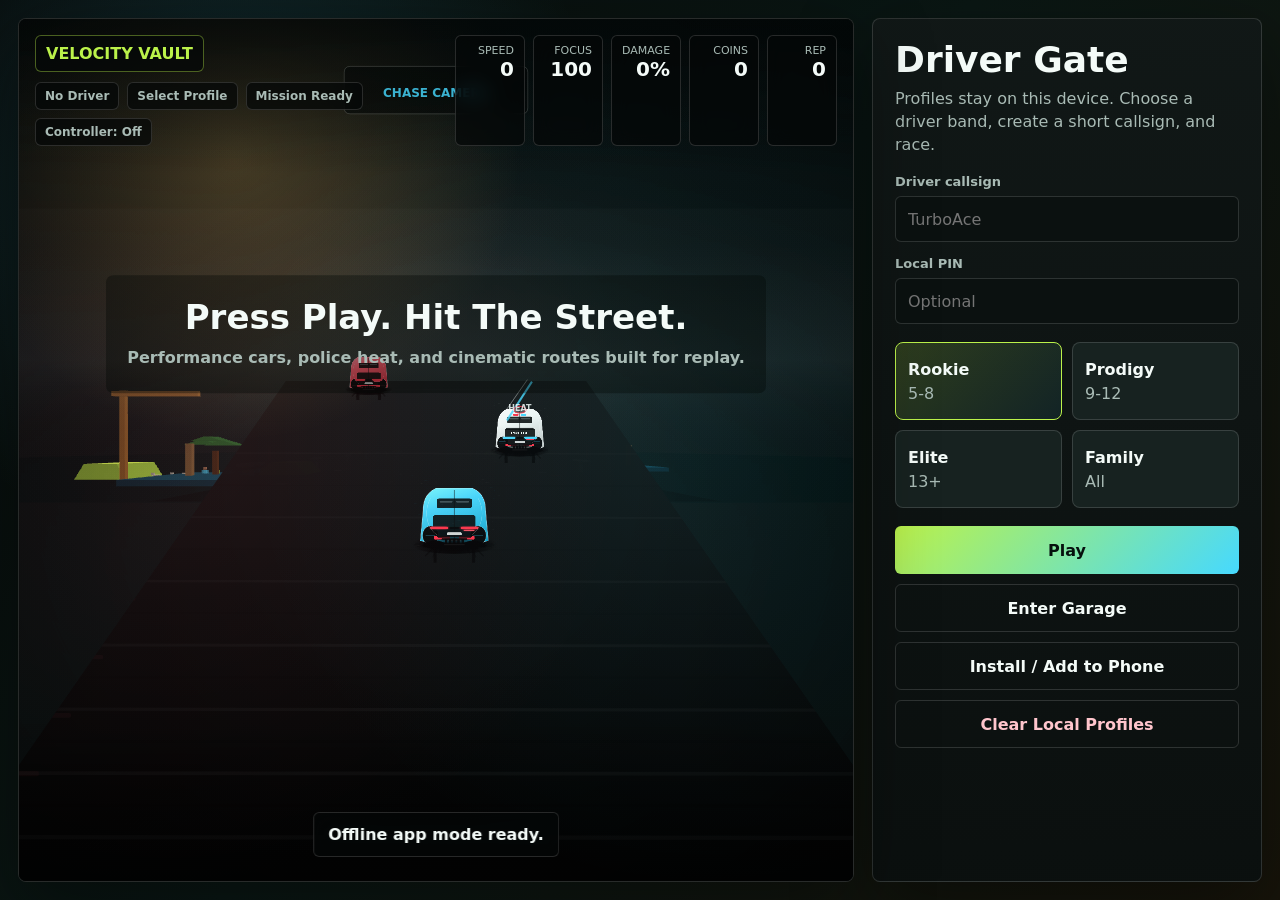
<file: index.html>
<!doctype html>
<html lang="en">
<head>
  <meta charset="utf-8">
  <meta name="viewport" content="width=device-width, initial-scale=1, viewport-fit=cover">
  <meta http-equiv="Content-Security-Policy" content="default-src 'self'; script-src 'self'; style-src 'self'; img-src 'self' data:; connect-src 'self'; manifest-src 'self'; worker-src 'self'; object-src 'none'; base-uri 'none'; form-action 'none'; frame-ancestors 'none'; upgrade-insecure-requests">
  <meta name="referrer" content="no-referrer">
  <meta name="theme-color" content="#09100f">
  <meta name="mobile-web-app-capable" content="yes">
  <meta name="apple-mobile-web-app-capable" content="yes">
  <meta name="apple-mobile-web-app-title" content="Velocity Vault">
  <title>Velocity Vault</title>
  <link rel="manifest" href="manifest.json">
  <link rel="icon" href="app-icon.svg" type="image/svg+xml">
  <link rel="apple-touch-icon" href="app-icon.svg">
  <link rel="stylesheet" href="styles.css">
</head>
<body>
  <main class="shell">
    <section class="stage" aria-label="Velocity Vault race game">
      <canvas id="glCanvas" width="1280" height="720" aria-label="WebGL 3D racing renderer"></canvas>
      <canvas id="gameCanvas" width="1280" height="720" aria-label="Racing game canvas"></canvas>
      <div class="scanline" aria-hidden="true"></div>
      <div id="hud" class="hud">
        <div class="hud-left">
          <div class="brand-mark">Velocity Vault</div>
          <div class="chips">
            <span id="profileChip" class="chip">No Driver</span>
            <span id="modeChip" class="chip">Select Profile</span>
            <span id="missionChip" class="chip">Mission Ready</span>
            <span id="controllerChip" class="chip">Controller: Off</span>
          </div>
        </div>
        <div class="hud-stats" aria-live="polite">
          <div><span>Speed</span><strong id="speedStat">0</strong></div>
          <div><span>Focus</span><strong id="focusStat">100</strong></div>
          <div><span>Damage</span><strong id="damageStat">0%</strong></div>
          <div><span>Coins</span><strong id="coinStat">0</strong></div>
          <div><span id="repLabel">Rep</span><strong id="repStat">0</strong></div>
        </div>
      </div>
      <div id="toast" class="toast" role="status" aria-live="polite"></div>
      <div class="mobile-drive-controls" aria-label="Mobile driving controls">
        <button class="mobile-control control-size" data-control="size" type="button" aria-label="Switch compact controls" aria-pressed="true">
          <span>Size</span>
          <strong id="touchSizeLabel">Full</strong>
        </button>
        <button class="mobile-control control-mode" data-control="mode" type="button" aria-label="Switch touch control mode" aria-pressed="false">
          <span>Controls</span>
          <strong id="touchModeLabel">Hold</strong>
        </button>
        <div class="drive-stick" aria-label="Compact drive control">
          <button class="mobile-control stick-up" data-control="gas" type="button" aria-label="Accelerate">&uarr;</button>
          <button class="mobile-control stick-left" data-control="left" type="button" aria-label="Steer left">&larr;</button>
          <button class="mobile-control stick-center" data-control="neutral" type="button" aria-label="Center steering">&bull;</button>
          <button class="mobile-control stick-right" data-control="right" type="button" aria-label="Steer right">&rarr;</button>
          <button class="mobile-control stick-down" data-control="brake" type="button" aria-label="Brake or reverse">&darr;</button>
        </div>
        <div class="direction-pad" aria-label="Directional steering pad">
          <button class="mobile-control steer-left" data-control="left" type="button" aria-label="Steer left">&larr;</button>
          <button class="mobile-control steer-neutral" data-control="neutral" type="button" aria-label="Center steering">Center</button>
          <button class="mobile-control steer-right" data-control="right" type="button" aria-label="Steer right">&rarr;</button>
        </div>
        <div class="pedal-pad" aria-label="Throttle and brake controls">
          <button class="mobile-control brake" data-control="brake" type="button" aria-label="Brake or reverse">Brake</button>
          <button class="mobile-control gas" data-control="gas" type="button" aria-label="Accelerate">Gas</button>
          <button class="mobile-control boost" data-control="boost" type="button" aria-label="Boost">Boost</button>
        </div>
      </div>
    </section>

    <aside class="panel" aria-label="Game controls">
      <div id="loginView" class="view active">
        <h1>Driver Gate</h1>
        <p class="subtle">Profiles stay on this device. Choose a driver band, create a short callsign, and race.</p>
        <label class="field">
          <span>Driver callsign</span>
          <input id="driverName" type="text" maxlength="16" autocomplete="off" spellcheck="false" placeholder="TurboAce">
        </label>
        <label class="field">
          <span>Local PIN</span>
          <input id="driverPin" type="password" inputmode="numeric" maxlength="6" autocomplete="off" placeholder="Optional">
        </label>
        <div class="age-grid" role="radiogroup" aria-label="Age group">
          <button class="age-card selected" data-age="rookie" type="button">
            <strong>Rookie</strong>
            <span>5-8</span>
          </button>
          <button class="age-card" data-age="prodigy" type="button">
            <strong>Prodigy</strong>
            <span>9-12</span>
          </button>
          <button class="age-card" data-age="elite" type="button">
            <strong>Elite</strong>
            <span>13+</span>
          </button>
          <button class="age-card" data-age="family" type="button">
            <strong>Family</strong>
            <span>All</span>
          </button>
        </div>
        <button id="quickPlay" class="primary" type="button">Play</button>
        <button id="startProfile" class="ghost" type="button">Enter Garage</button>
        <button id="installApp" class="ghost" type="button">Install / Add to Phone</button>
        <button id="resetProfiles" class="ghost danger" type="button">Clear Local Profiles</button>
      </div>

      <div id="garageView" class="view">
        <div class="section-head">
          <div>
            <h2>Race Hub</h2>
            <p id="driverSummary" class="subtle"></p>
          </div>
          <button id="logoutBtn" class="icon-btn" type="button" aria-label="Switch driver" title="Switch driver">Back</button>
        </div>

        <div class="tabs" role="tablist" aria-label="Garage tabs">
          <button class="tab active" data-tab="races" type="button">Races</button>
          <button class="tab" data-tab="vehicles" type="button">Vehicles</button>
          <button class="tab" data-tab="upgrades" type="button">Upgrades</button>
          <button class="tab" data-tab="missions" type="button">Missions</button>
          <button class="tab" data-tab="ai" type="button">AI</button>
        </div>

        <div id="racesTab" class="tab-panel active">
          <div id="raceList" class="race-list"></div>
          <div id="scenarioList" class="scenario-list" aria-label="Multiplayer scenarios"></div>
          <button id="launchRace" class="primary" type="button">Launch Race</button>
          <button id="resumeRace" class="ghost" type="button">Resume Saved Race</button>
        </div>

        <div id="upgradesTab" class="tab-panel">
          <div id="upgradeList" class="upgrade-list"></div>
        </div>

        <div id="vehiclesTab" class="tab-panel">
          <div id="vehicleList" class="vehicle-list"></div>
        </div>

        <div id="missionsTab" class="tab-panel">
          <div id="missionList" class="mission-list"></div>
        </div>

        <div id="aiTab" class="tab-panel">
          <div id="directorCard" class="director-card"></div>
          <button id="refreshDirector" class="ghost" type="button">Refresh AI Tuning</button>
        </div>
      </div>

      <div id="raceView" class="view race-controls">
        <div class="section-head">
          <div>
            <h2 id="raceTitle">Race Live</h2>
            <p id="raceBrief" class="subtle"></p>
          </div>
          <button id="pauseBtn" class="icon-btn" type="button" aria-label="Pause race" title="Pause race">Pause</button>
        </div>
        <button id="saveRace" class="ghost save-race" type="button">Save Race</button>
        <button id="resetCar" class="ghost reset-car" type="button">Reset Car</button>
        <div class="control-grid">
          <button id="leftBtn" type="button" aria-label="Steer left">Left</button>
          <button id="gasBtn" type="button" aria-label="Accelerate">Gas</button>
          <button id="brakeBtn" type="button" aria-label="Brake or reverse">Brake / Reverse</button>
          <button id="boostBtn" type="button" aria-label="Boost">Boost</button>
          <button id="rightBtn" type="button" aria-label="Steer right">Right</button>
        </div>
        <div class="camera-grid" role="group" aria-label="Driver view">
          <button class="camera-btn active" data-camera="chase" type="button">Full Car</button>
          <button class="camera-btn" data-camera="hood" type="button">Half Car</button>
          <button class="camera-btn" data-camera="cockpit" type="button">Windshield</button>
        </div>
        <div class="renderer-grid" role="group" aria-label="Graphics renderer">
          <button class="renderer-btn active" data-renderer="webgl" type="button">WebGL 3D</button>
          <button class="renderer-btn" data-renderer="canvas" type="button">Classic 2D</button>
        </div>
        <div class="controller-card">
          <strong id="controllerName">Bluetooth controller ready</strong>
          <span>Pair a controller with your device, press any controller button, then steer with the left stick or D-pad. RT / A accelerates, LT brakes or reverses, B boosts. Y resets the vehicle. Start pauses.</span>
        </div>
        <div class="progress-card distance-progress">
          <span>Distance</span>
          <div class="bar"><i id="distanceBar"></i></div>
        </div>
        <div class="progress-card mission-progress">
          <span>Mission</span>
          <div class="bar"><i id="missionBar"></i></div>
        </div>
        <div class="progress-card damage-progress">
          <span>Damage</span>
          <div class="bar damage-bar"><i id="damageBar"></i></div>
        </div>
        <button id="endRace" class="ghost" type="button">Return to Hub</button>
      </div>

      <div id="finishView" class="view">
        <h2 id="finishTitle">Race Complete</h2>
        <div id="finishStats" class="finish-stats"></div>
        <button id="nextRace" class="primary" type="button">Next Challenge</button>
        <button id="toGarage" class="ghost" type="button">Garage</button>
      </div>
    </aside>
  </main>
  <script src="phone-asset-pipeline.js" defer></script>
  <script src="webgl-pipeline.js" defer></script>
  <script src="game.js" defer></script>
</body>
</html>
</file>
<file: styles.css>
:root {
  color-scheme: dark;
  --bg: #09100f;
  --panel: #111817;
  --panel-2: #172220;
  --line: rgba(255, 255, 255, 0.14);
  --text: #f4fbf8;
  --muted: #a9bbb5;
  --lime: #bbf24a;
  --cyan: #46d9ff;
  --red: #ff5b6b;
  --gold: #ffd166;
  --road: #252927;
  --ink: #050807;
  --shadow: 0 24px 80px rgba(0, 0, 0, 0.42);
}

* {
  box-sizing: border-box;
}

html,
body {
  height: 100%;
}

html {
  min-height: 100%;
}

body {
  margin: 0;
  min-width: 320px;
  overflow: hidden;
  background:
    radial-gradient(circle at 18% 20%, rgba(70, 217, 255, 0.16), transparent 30%),
    linear-gradient(130deg, #070a09 0%, #0a1714 48%, #17140a 100%);
  color: var(--text);
  font-family: Inter, ui-sans-serif, system-ui, -apple-system, BlinkMacSystemFont, "Segoe UI", sans-serif;
}

button,
input {
  font: inherit;
}

button {
  border: 0;
  color: inherit;
  cursor: pointer;
}

.shell {
  display: grid;
  grid-template-columns: minmax(0, 1fr) 390px;
  gap: 18px;
  height: 100vh;
  padding: 18px;
}

.stage {
  position: relative;
  min-width: 0;
  overflow: hidden;
  border: 1px solid var(--line);
  border-radius: 8px;
  background: #050807;
  box-shadow: var(--shadow);
  touch-action: none;
}

.stage canvas {
  position: absolute;
  inset: 0;
  display: block;
  width: 100%;
  height: 100%;
}

#glCanvas {
  z-index: 1;
  opacity: 0;
}

#gameCanvas {
  z-index: 2;
  background: #050807;
}

.stage.webgl #glCanvas {
  opacity: 1;
}

.stage.webgl #gameCanvas {
  background: transparent;
}

.scanline {
  position: absolute;
  inset: 0;
  z-index: 3;
  pointer-events: none;
  background: linear-gradient(180deg, rgba(255,255,255,0.035), transparent 22%, transparent 78%, rgba(0,0,0,0.22));
  mix-blend-mode: soft-light;
}

.hud {
  position: absolute;
  z-index: 4;
  top: 16px;
  left: 16px;
  right: 16px;
  display: flex;
  justify-content: space-between;
  gap: 16px;
  pointer-events: none;
}

.brand-mark {
  width: fit-content;
  padding: 8px 10px;
  border: 1px solid rgba(187, 242, 74, 0.38);
  border-radius: 6px;
  background: rgba(5, 8, 7, 0.72);
  color: var(--lime);
  font-weight: 900;
  letter-spacing: 0;
  text-transform: uppercase;
}

.chips {
  display: flex;
  flex-wrap: wrap;
  gap: 8px;
  margin-top: 10px;
}

.chip,
.hud-stats div,
.toast {
  border: 1px solid var(--line);
  border-radius: 6px;
  background: rgba(5, 8, 7, 0.72);
  backdrop-filter: blur(10px);
}

.chip {
  padding: 6px 9px;
  color: var(--muted);
  font-size: 12px;
  font-weight: 800;
}

.hud-stats {
  display: grid;
  grid-template-columns: repeat(5, minmax(70px, 1fr));
  gap: 8px;
}

.hud-stats div {
  padding: 8px 10px;
  text-align: right;
}

.hud-stats span {
  display: block;
  color: var(--muted);
  font-size: 11px;
  text-transform: uppercase;
}

.hud-stats strong {
  color: var(--text);
  font-size: 20px;
}

.toast {
  position: absolute;
  z-index: 5;
  left: 50%;
  bottom: 24px;
  max-width: min(520px, calc(100% - 48px));
  padding: 12px 14px;
  opacity: 0;
  transform: translateX(-50%) translateY(16px);
  transition: opacity 180ms ease, transform 180ms ease;
  color: var(--text);
  font-weight: 800;
}

.toast.show {
  opacity: 1;
  transform: translateX(-50%) translateY(0);
}

.mobile-drive-controls {
  display: none;
  touch-action: none;
}

.mobile-control {
  touch-action: none;
  user-select: none;
  -webkit-user-select: none;
  -webkit-touch-callout: none;
}

.drive-stick,
.direction-pad,
.pedal-pad {
  display: none;
  touch-action: none;
}

.panel {
  overflow: hidden auto;
  border: 1px solid var(--line);
  border-radius: 8px;
  background: linear-gradient(180deg, rgba(17, 24, 23, 0.98), rgba(11, 16, 15, 0.98));
  box-shadow: var(--shadow);
}

.view {
  display: none;
  padding: 22px;
}

.view.active {
  display: block;
}

h1,
h2 {
  margin: 0;
  line-height: 1.05;
  letter-spacing: 0;
}

h1 {
  font-size: 36px;
}

h2 {
  font-size: 26px;
}

.subtle {
  margin: 8px 0 18px;
  color: var(--muted);
  line-height: 1.45;
}

.field {
  display: grid;
  gap: 7px;
  margin-bottom: 14px;
}

.field span {
  color: var(--muted);
  font-size: 13px;
  font-weight: 800;
}

input {
  width: 100%;
  min-height: 46px;
  border: 1px solid var(--line);
  border-radius: 6px;
  outline: none;
  background: #0b1110;
  color: var(--text);
  padding: 0 12px;
}

input:focus {
  border-color: var(--cyan);
  box-shadow: 0 0 0 3px rgba(70, 217, 255, 0.16);
}

.age-grid {
  display: grid;
  grid-template-columns: repeat(2, minmax(0, 1fr));
  gap: 10px;
  margin: 18px 0;
}

.age-card,
.race-card,
.upgrade-card,
.mission-card,
.progress-card {
  border: 1px solid var(--line);
  border-radius: 8px;
  background: var(--panel-2);
}

.age-card {
  min-height: 78px;
  padding: 12px;
  text-align: left;
}

.age-card strong,
.age-card span {
  display: block;
}

.age-card span {
  margin-top: 5px;
  color: var(--muted);
}

.age-card.selected {
  border-color: var(--lime);
  background: linear-gradient(135deg, rgba(187, 242, 74, 0.18), rgba(70, 217, 255, 0.08));
}

.primary,
.ghost {
  width: 100%;
  min-height: 48px;
  border-radius: 6px;
  font-weight: 900;
}

.primary {
  background: linear-gradient(135deg, var(--lime), var(--cyan));
  color: #06100e;
}

.ghost {
  margin-top: 10px;
  border: 1px solid var(--line);
  background: transparent;
  color: var(--text);
}

.ghost:disabled {
  cursor: not-allowed;
  opacity: 0.45;
}

.danger {
  color: #ffc5cc;
}

.section-head {
  display: flex;
  align-items: flex-start;
  justify-content: space-between;
  gap: 12px;
  margin-bottom: 14px;
}

.icon-btn {
  flex: 0 0 44px;
  width: 44px;
  height: 44px;
  border: 1px solid var(--line);
  border-radius: 6px;
  background: #0b1110;
  font-size: 18px;
  font-weight: 900;
}

.tabs {
  display: grid;
  grid-template-columns: repeat(5, 1fr);
  gap: 6px;
  margin: 14px 0 16px;
  padding: 4px;
  border: 1px solid var(--line);
  border-radius: 8px;
  background: #0b1110;
}

.tab {
  min-height: 38px;
  border-radius: 6px;
  background: transparent;
  color: var(--muted);
  font-weight: 900;
}

.tab.active {
  background: var(--panel-2);
  color: var(--text);
}

.tab-panel {
  display: none;
}

.tab-panel.active {
  display: block;
}

.race-list,
.scenario-list,
.upgrade-list,
.vehicle-list,
.mission-list {
  display: grid;
  gap: 10px;
  margin-bottom: 14px;
}

.race-card,
.scenario-card,
.upgrade-card,
.vehicle-card,
.mission-card {
  padding: 13px;
}

.race-card,
.scenario-card,
.vehicle-card {
  cursor: pointer;
}

.race-card.selected,
.scenario-card.selected,
.vehicle-card.selected {
  border-color: var(--cyan);
  box-shadow: inset 0 0 0 1px rgba(70, 217, 255, 0.4);
}

.race-card:disabled,
.vehicle-card.locked {
  cursor: not-allowed;
  opacity: 0.58;
}

.scenario-list {
  margin-top: 2px;
}

.scenario-card {
  border: 1px solid var(--line);
  border-radius: 8px;
  background: linear-gradient(135deg, rgba(70, 217, 255, 0.08), rgba(187, 242, 74, 0.06));
  text-align: left;
}

.vehicle-card {
  display: grid;
  grid-template-columns: 76px 1fr;
  gap: 12px;
  width: 100%;
  text-align: left;
  align-items: center;
}

.vehicle-card .card-top,
.vehicle-card .tiny {
  grid-column: 2;
}

.vehicle-preview {
  --vehicle-color: #46d9ff;
  grid-row: 1 / span 2;
  width: 74px;
  height: 52px;
  position: relative;
  border-radius: 7px;
  border: 1px solid rgba(244, 251, 248, 0.14);
  background:
    linear-gradient(135deg, rgba(255,255,255,0.1), rgba(5,8,7,0.34)),
    #101817;
  overflow: hidden;
}

.vehicle-preview-canvas {
  position: absolute;
  inset: 0;
  z-index: 1;
  display: block;
  width: 100%;
  height: 100%;
}

.vehicle-preview.asset-preview::before,
.vehicle-preview.asset-preview::after {
  display: none;
}

.vehicle-preview::before {
  content: "";
  position: absolute;
  left: 15px;
  right: 15px;
  top: 11px;
  bottom: 10px;
  border-radius: 10px 10px 5px 5px;
  background: linear-gradient(135deg, color-mix(in srgb, var(--vehicle-color), white 24%), var(--vehicle-color) 52%, color-mix(in srgb, var(--vehicle-color), black 42%));
  box-shadow: 0 10px 18px rgba(0,0,0,0.36);
}

.vehicle-preview::after {
  content: "";
  position: absolute;
  left: 9px;
  right: 9px;
  bottom: 8px;
  height: 8px;
  border-radius: 99px;
  background: #050807;
}

.vehicle-preview[data-type="f1"]::before,
.vehicle-preview[data-type="prototype"]::before {
  clip-path: polygon(50% 0, 84% 22%, 72% 92%, 28% 92%, 16% 22%);
}

.vehicle-preview[data-type="truck"]::before,
.vehicle-preview[data-type="semi"]::before,
.vehicle-preview[data-type="tractor"]::before,
.vehicle-preview[data-type="monster"]::before,
.vehicle-preview[data-type="tank"]::before {
  left: 11px;
  right: 11px;
  border-radius: 5px;
}

.vehicle-preview[data-type="semi"]::before {
  left: 7px;
  right: 7px;
  top: 9px;
  bottom: 8px;
}

.vehicle-preview[data-type="tractor"]::before {
  left: 18px;
  right: 18px;
  top: 8px;
  bottom: 14px;
}

.vehicle-preview[data-type="tractor"]::after {
  left: 12px;
  right: 12px;
  height: 14px;
}

.vehicle-preview[data-type="monster"]::after {
  height: 13px;
}

.vehicle-preview[data-type="boat"]::before,
.vehicle-preview[data-type="snowmobile"]::before,
.vehicle-preview[data-type="airplane"]::before {
  clip-path: polygon(50% 0, 91% 70%, 70% 100%, 30% 100%, 9% 70%);
}

.vehicle-preview[data-type="helicopter"]::after {
  left: 12px;
  right: 12px;
  top: 8px;
  bottom: auto;
  height: 3px;
  background: rgba(244,251,248,0.75);
}

.card-top {
  display: flex;
  justify-content: space-between;
  gap: 10px;
  margin-bottom: 8px;
}

.card-top strong {
  font-size: 16px;
}

.badge {
  align-self: flex-start;
  white-space: nowrap;
  border-radius: 999px;
  background: rgba(255, 209, 102, 0.18);
  color: var(--gold);
  padding: 4px 8px;
  font-size: 12px;
  font-weight: 900;
}

.tiny {
  color: var(--muted);
  font-size: 12px;
  line-height: 1.35;
}

.upgrade-action {
  display: grid;
  grid-template-columns: 1fr 96px;
  gap: 8px;
  align-items: center;
  margin-top: 10px;
}

.upgrade-action button {
  min-height: 36px;
  border-radius: 6px;
  background: var(--lime);
  color: var(--ink);
  font-weight: 900;
}

.upgrade-action button:disabled {
  cursor: not-allowed;
  opacity: 0.45;
}

.control-grid {
  display: grid;
  grid-template-columns: repeat(5, minmax(0, 1fr));
  gap: 8px;
  margin: 18px 0;
}

.control-grid button,
.camera-grid button,
.renderer-grid button {
  min-height: 72px;
  border: 1px solid var(--line);
  border-radius: 8px;
  background: var(--panel-2);
  font-size: 18px;
  font-weight: 900;
  touch-action: manipulation;
  user-select: none;
}

.camera-grid {
  display: grid;
  grid-template-columns: repeat(3, 1fr);
  gap: 8px;
  margin-bottom: 10px;
}

.renderer-grid {
  display: grid;
  grid-template-columns: repeat(2, 1fr);
  gap: 8px;
  margin-bottom: 10px;
}

.camera-grid button,
.renderer-grid button {
  min-height: 46px;
  color: var(--muted);
  font-size: 13px;
}

.camera-grid button.active,
.renderer-grid button.active {
  border-color: var(--cyan);
  color: var(--text);
  background: linear-gradient(135deg, rgba(70, 217, 255, 0.18), rgba(187, 242, 74, 0.1));
}

#boostBtn {
  background: linear-gradient(135deg, rgba(255, 209, 102, 0.96), rgba(255, 91, 107, 0.88));
  color: #160a05;
}

#gasBtn {
  background: linear-gradient(135deg, rgba(187, 242, 74, 0.92), rgba(70, 217, 255, 0.74));
  color: #06100e;
}

#brakeBtn {
  background: linear-gradient(135deg, rgba(244, 251, 248, 0.14), rgba(255, 91, 107, 0.28));
}

.control-grid button.pressed {
  transform: translateY(1px);
  filter: brightness(1.18);
  box-shadow: inset 0 0 0 2px rgba(244, 251, 248, 0.22);
}

.progress-card {
  padding: 12px;
  margin-bottom: 10px;
}

.controller-card,
.director-card {
  border: 1px solid var(--line);
  border-radius: 8px;
  background: #0b1110;
  padding: 12px;
  margin-bottom: 10px;
}

.controller-card strong,
.controller-card span,
.director-card strong,
.director-card span {
  display: block;
}

.controller-card strong,
.director-card strong {
  margin-bottom: 6px;
  color: var(--cyan);
}

.controller-card span,
.director-card span {
  color: var(--muted);
  font-size: 12px;
  line-height: 1.42;
}

.director-card ul {
  margin: 10px 0 0;
  padding-left: 18px;
  color: var(--muted);
  font-size: 12px;
  line-height: 1.45;
}

.director-card li + li {
  margin-top: 6px;
}

.progress-card span {
  display: block;
  margin-bottom: 8px;
  color: var(--muted);
  font-weight: 800;
}

.bar {
  height: 12px;
  overflow: hidden;
  border-radius: 999px;
  background: #080d0c;
}

.bar i {
  display: block;
  width: 0%;
  height: 100%;
  border-radius: inherit;
  background: linear-gradient(90deg, var(--lime), var(--cyan));
}

.damage-bar i {
  background: linear-gradient(90deg, var(--lime), var(--amber) 48%, var(--red));
}

.finish-stats {
  display: grid;
  gap: 10px;
  margin: 18px 0;
}

.finish-stats div {
  display: flex;
  justify-content: space-between;
  border-bottom: 1px solid var(--line);
  padding-bottom: 9px;
}

.finish-stats .finish-banner {
  display: grid;
  gap: 6px;
  justify-content: stretch;
  padding: 12px;
  border: 1px solid var(--line);
  border-radius: 8px;
  background: rgba(8, 13, 12, 0.72);
}

.finish-banner i {
  display: block;
  width: 100%;
  height: 18px;
  border-radius: 4px;
  background: conic-gradient(#f4fbf8 25%, #050807 0 50%, #f4fbf8 0 75%, #050807 0) 0 0 / 24px 18px;
}

.finish-banner strong {
  font-size: clamp(28px, 8vw, 48px);
  line-height: 1;
}

.finish-banner span {
  color: var(--muted);
  font-size: 12px;
  font-weight: 800;
}

@media (min-width: 981px) {
  body.race-live .shell {
    grid-template-columns: minmax(0, 1fr) clamp(280px, 28vw, 360px);
    gap: 12px;
    padding: 12px;
  }

  body.race-live .panel {
    min-width: 0;
    max-height: calc(100dvh - 24px);
  }

  body.race-live .view {
    padding: clamp(12px, 1.4vw, 18px);
  }

  body.race-live .section-head {
    gap: 8px;
    margin-bottom: 10px;
  }

  body.race-live .section-head h2 {
    font-size: clamp(18px, 1.9vw, 24px);
  }

  body.race-live .subtle {
    margin-bottom: 10px;
    font-size: 12px;
  }

  body.race-live .control-grid {
    grid-template-columns: repeat(5, minmax(42px, 1fr));
    gap: 6px;
    margin: 10px 0;
  }

  body.race-live .control-grid button {
    min-height: clamp(46px, 8vh, 64px);
    padding: 0 4px;
    overflow: hidden;
    font-size: clamp(12px, 1.2vw, 16px);
    text-overflow: ellipsis;
  }

  body.race-live .camera-grid,
  body.race-live .renderer-grid {
    gap: 6px;
  }

  body.race-live .camera-grid button,
  body.race-live .renderer-grid button {
    min-height: 38px;
    padding: 0 4px;
    overflow: hidden;
    text-overflow: ellipsis;
  }

  body.race-live #pauseBtn,
  body.race-live #saveRace,
  body.race-live #resetCar,
  body.race-live #endRace {
    min-height: 42px;
  }

  body.race-live .mobile-drive-controls,
  body.race-live .drive-stick,
  body.race-live .direction-pad,
  body.race-live .pedal-pad,
  body.race-live .mobile-control.control-mode,
  body.race-live .mobile-control.control-size {
    display: none !important;
    pointer-events: none;
  }
}

@media (max-width: 980px) {
  body {
    overflow: auto;
  }

  .shell {
    grid-template-columns: 1fr;
    height: auto;
    min-height: 100vh;
  }

  .stage {
    min-height: 58vh;
  }

  .hud {
    position: absolute;
    display: grid;
  }

  .hud-stats {
    grid-template-columns: repeat(2, minmax(82px, 1fr));
  }
}

@media (max-width: 560px) {
  .shell {
    padding: 10px;
    gap: 10px;
  }

  .stage {
    min-height: 50vh;
  }

  .hud {
    inset: 10px 10px auto;
  }

  .brand-mark,
  .chip {
    font-size: 11px;
  }

  .hud-stats strong {
    font-size: 17px;
  }

  .view {
    padding: 16px;
  }
}

@media (max-width: 980px), (pointer: coarse) {
  body.race-live {
    position: fixed;
    inset: 0;
    width: var(--vvw, 100dvw);
    height: var(--vvh, 100dvh);
    overflow: hidden;
    overscroll-behavior: none;
  }

  body.race-live .shell {
    position: fixed;
    inset: 0;
    display: block;
    width: var(--vvw, 100dvw);
    height: var(--vvh, 100dvh);
    min-height: 0;
    padding: 0;
    overflow: hidden;
  }

  body.race-live .stage {
    width: 100%;
    height: 100%;
    min-height: 0;
    border: 0;
    border-radius: 0;
    touch-action: none;
  }

  body.race-live .panel {
    position: fixed;
    inset: 0;
    z-index: 10;
    overflow: visible;
    pointer-events: none;
    border: 0;
    border-radius: 0;
    background: transparent;
    box-shadow: none;
  }

  body.race-live #raceView {
    display: block;
    padding: 0;
    pointer-events: none;
  }

  body.race-live .control-grid,
  body.race-live .controller-card,
  body.race-live .progress-card,
  body.race-live .section-head div {
    display: none;
  }

  body.race-live #pauseBtn,
  body.race-live #saveRace,
  body.race-live #resetCar,
  body.race-live #endRace,
  body.race-live .mobile-control {
    pointer-events: auto;
    backdrop-filter: blur(10px);
  }

  body.race-live #pauseBtn,
  body.race-live #saveRace,
  body.race-live #resetCar,
  body.race-live #endRace {
    position: fixed;
    right: max(8px, env(safe-area-inset-right));
    z-index: 32;
    width: 76px;
    min-height: 34px;
    margin: 0;
    font-size: 11px;
    background: rgba(5, 8, 7, 0.68);
  }

  body.race-live #pauseBtn {
    top: max(8px, env(safe-area-inset-top));
  }

  body.race-live #saveRace {
    top: calc(max(8px, env(safe-area-inset-top)) + 40px);
  }

  body.race-live #resetCar {
    top: calc(max(8px, env(safe-area-inset-top)) + 80px);
    background: rgba(255, 91, 107, 0.34);
  }

  body.race-live #endRace {
    top: calc(max(8px, env(safe-area-inset-top)) + 120px);
  }

  body.race-live .mobile-drive-controls {
    position: fixed;
    inset: 0;
    z-index: 30;
    display: block;
    width: var(--vvw, 100dvw);
    height: var(--vvh, 100dvh);
    pointer-events: auto;
  }

  body.race-live .direction-pad,
  body.race-live .pedal-pad {
    position: fixed;
    z-index: 31;
    display: grid;
    pointer-events: auto;
  }

  body.race-live .direction-pad {
    left: max(8px, env(safe-area-inset-left));
    bottom: max(12px, env(safe-area-inset-bottom));
    grid-template-columns: repeat(3, clamp(42px, 12vw, 62px));
    gap: 6px;
  }

  body.race-live .pedal-pad {
    right: max(8px, env(safe-area-inset-right));
    bottom: max(12px, env(safe-area-inset-bottom));
    grid-template-columns: clamp(54px, 15vw, 76px) clamp(62px, 17vw, 88px);
    grid-template-rows: clamp(42px, 11vw, 56px) clamp(50px, 13vw, 68px);
    gap: 6px;
  }

  body.race-live .mobile-control {
    min-width: 0;
    min-height: 0;
    border: 1px solid rgba(244, 251, 248, 0.28);
    border-radius: 13px;
    background:
      linear-gradient(145deg, rgba(255,255,255,0.14), rgba(5,8,7,0.36)),
      rgba(5, 8, 7, 0.58);
    color: #f4fbf8;
    font-size: clamp(10px, 3vw, 13px);
    font-weight: 900;
    opacity: 0.94;
    box-shadow: 0 10px 30px rgba(0,0,0,0.26);
  }

  body.race-live .mobile-control.steer-left,
  body.race-live .mobile-control.steer-neutral,
  body.race-live .mobile-control.steer-right {
    width: 100%;
    height: clamp(42px, 12vw, 62px);
  }

  body.race-live .mobile-control.gas {
    grid-column: 2;
    grid-row: 1 / span 2;
    background: linear-gradient(135deg, rgba(187, 242, 74, 0.74), rgba(70, 217, 255, 0.6));
    color: #06100e;
  }

  body.race-live .mobile-control.brake {
    grid-column: 1;
    grid-row: 2;
  }

  body.race-live .mobile-control.boost {
    grid-column: 1;
    grid-row: 1;
    background: linear-gradient(135deg, rgba(255, 209, 102, 0.78), rgba(255, 91, 107, 0.72));
    color: #160a05;
  }

  body.race-live .mobile-control.control-mode {
    position: fixed;
    left: 50%;
    bottom: max(12px, env(safe-area-inset-bottom));
    z-index: 31;
    width: clamp(74px, 18vw, 112px);
    height: clamp(32px, 8vw, 44px);
    transform: translateX(-50%);
    pointer-events: auto;
    background: rgba(5, 8, 7, 0.62);
  }

  body.race-live .mobile-control.control-mode span,
  body.race-live .mobile-control.control-mode strong {
    display: block;
    line-height: 1.05;
  }

  body.race-live .mobile-control.control-mode span {
    color: rgba(244, 251, 248, 0.72);
    font-size: 9px;
    text-transform: uppercase;
  }

  body.race-live .mobile-control.control-mode strong {
    font-size: 12px;
  }

  body.race-live.touch-toggle .mobile-control.control-mode {
    border-color: rgba(187, 242, 74, 0.72);
    background: linear-gradient(135deg, rgba(187, 242, 74, 0.72), rgba(70, 217, 255, 0.5));
    color: #06100e;
  }
}

@media (orientation: portrait) and (max-width: 980px) {
  body.race-live .hud {
    top: max(8px, env(safe-area-inset-top));
    left: 8px;
    right: 90px;
    display: block;
  }

  body.race-live .brand-mark,
  body.race-live .chips {
    display: none;
  }

  body.race-live .hud-stats {
    grid-template-columns: repeat(3, minmax(48px, 1fr));
    gap: 5px;
  }

  body.race-live .hud-stats div:nth-child(n+4),
  body.race-live #saveRace,
  body.race-live #endRace,
  body.race-live .camera-grid,
  body.race-live .renderer-grid {
    display: none;
  }

  body.race-live #resetCar {
    top: calc(max(8px, env(safe-area-inset-top)) + 42px);
  }

  body.race-live .direction-pad {
    bottom: calc(max(12px, env(safe-area-inset-bottom)) + 2px);
    grid-template-columns: repeat(3, clamp(40px, 13vw, 54px));
  }

  body.race-live .pedal-pad {
    bottom: calc(max(12px, env(safe-area-inset-bottom)) + 2px);
    grid-template-columns: clamp(50px, 14vw, 62px) clamp(58px, 16vw, 74px);
    grid-template-rows: clamp(40px, 11vw, 52px) clamp(46px, 13vw, 60px);
  }

  body.race-live .mobile-control.steer-left,
  body.race-live .mobile-control.steer-neutral,
  body.race-live .mobile-control.steer-right {
    height: clamp(40px, 13vw, 54px);
  }

  body.race-live .mobile-control.control-mode {
    bottom: calc(max(12px, env(safe-area-inset-bottom)) + 68px);
  }
}

@media (orientation: landscape) and (max-width: 980px) and (max-height: 760px), (orientation: landscape) and (pointer: coarse) {
  body.race-live {
    overflow: hidden;
  }

  body:not(.race-live) {
    overflow: auto;
  }

  body:not(.race-live) .stage {
    touch-action: pan-y;
  }

  body:not(.race-live) .shell {
    height: auto;
    min-height: 100dvh;
  }

  body.race-live .shell {
    position: fixed;
    inset: 0;
    display: block;
    width: var(--vvw, 100dvw);
    height: var(--vvh, 100dvh);
    min-height: 0;
    padding: 0;
    overflow: hidden;
  }

  body.race-live .stage {
    width: 100%;
    height: 100%;
    min-height: 0;
    border-radius: 0;
    border: 0;
  }

  body.race-live .hud {
    top: 6px;
    left: 8px;
    right: 8px;
    display: flex;
    align-items: flex-start;
    gap: 8px;
  }

  body.race-live .brand-mark {
    padding: 6px 8px;
    font-size: 12px;
  }

  body.race-live .chips {
    display: none;
  }

  body.race-live .hud-stats {
    grid-template-columns: repeat(5, minmax(44px, 54px));
    gap: 5px;
    margin-left: auto;
    margin-right: 78px;
  }

  body.race-live .hud-stats div {
    padding: 5px 6px;
  }

  body.race-live .hud-stats span {
    font-size: 8px;
  }

  body.race-live .hud-stats strong {
    font-size: 14px;
  }

  body.race-live .panel {
    position: fixed;
    inset: 0;
    z-index: 10;
    overflow: visible;
    pointer-events: none;
    border: 0;
    border-radius: 0;
    background: transparent;
    box-shadow: none;
  }

  body.race-live #raceView {
    display: block;
    padding: 0;
    pointer-events: none;
  }

  body.race-live .section-head {
    position: fixed;
    top: 8px;
    right: 8px;
    z-index: 6;
    display: block;
    margin: 0;
    pointer-events: none;
  }

  body.race-live .section-head div {
    display: none;
  }

  body.race-live #pauseBtn,
  body.race-live #saveRace,
  body.race-live #resetCar,
  body.race-live #endRace,
  body.race-live .camera-grid button,
  body.race-live .renderer-grid button,
  body.race-live .mobile-control {
    pointer-events: auto;
    backdrop-filter: blur(10px);
  }

  body.race-live #pauseBtn {
    position: fixed;
    top: 8px;
    right: 8px;
    z-index: 12;
    width: 68px;
    height: 38px;
    font-size: 12px;
    background: rgba(5, 8, 7, 0.72);
  }

  body.race-live #saveRace {
    position: fixed;
    top: 52px;
    right: 8px;
    z-index: 12;
    width: 88px;
    min-height: 36px;
    margin: 0;
    font-size: 12px;
    background: rgba(5, 8, 7, 0.58);
  }

  body.race-live #endRace {
    position: fixed;
    top: 140px;
    right: 8px;
    z-index: 12;
    width: 88px;
    min-height: 36px;
    margin: 0;
    font-size: 12px;
    background: rgba(5, 8, 7, 0.58);
  }

  body.race-live #resetCar {
    position: fixed;
    top: 96px;
    right: 8px;
    z-index: 12;
    width: 88px;
    min-height: 36px;
    margin: 0;
    font-size: 12px;
    background: rgba(255, 91, 107, 0.28);
  }

  body.race-live .control-grid {
    display: none;
  }

  body.race-live .mobile-drive-controls {
    position: absolute;
    inset: 0;
    z-index: 8;
    display: block;
    pointer-events: auto;
  }

  body.race-live .direction-pad,
  body.race-live .pedal-pad {
    position: absolute;
    z-index: 9;
    display: grid;
    pointer-events: auto;
  }

  body.race-live .direction-pad {
    left: max(10px, env(safe-area-inset-left));
    bottom: max(12px, env(safe-area-inset-bottom));
    grid-template-columns: repeat(3, clamp(44px, 11dvh, 66px));
    gap: 6px;
  }

  body.race-live .pedal-pad {
    right: max(10px, env(safe-area-inset-right));
    bottom: max(12px, env(safe-area-inset-bottom));
    grid-template-columns: clamp(58px, 14dvh, 86px) clamp(66px, 16dvh, 100px);
    grid-template-rows: clamp(42px, 9dvh, 58px) clamp(48px, 11dvh, 68px);
    gap: 6px;
  }

  body.race-live .mobile-control {
    min-width: 0;
    min-height: 0;
    border: 1px solid rgba(244, 251, 248, 0.26);
    border-radius: 14px;
    background:
      linear-gradient(145deg, rgba(255,255,255,0.12), rgba(5,8,7,0.34)),
      rgba(5, 8, 7, 0.54);
    color: #f4fbf8;
    font-size: clamp(10px, 2.8dvh, 13px);
    font-weight: 900;
    opacity: 0.92;
    box-shadow: 0 10px 30px rgba(0,0,0,0.24);
  }

  body.race-live .mobile-control.pressed {
    filter: brightness(1.25);
    box-shadow: inset 0 0 0 2px rgba(244, 251, 248, 0.28), 0 10px 30px rgba(0,0,0,0.24);
  }

  body.race-live .mobile-control.steer-left,
  body.race-live .mobile-control.steer-neutral,
  body.race-live .mobile-control.steer-right {
    width: 100%;
    height: clamp(44px, 11dvh, 66px);
  }

  body.race-live .mobile-control.gas {
    grid-column: 2;
    grid-row: 1 / span 2;
    background: linear-gradient(135deg, rgba(187, 242, 74, 0.72), rgba(70, 217, 255, 0.58));
    color: #06100e;
  }

  body.race-live .mobile-control.brake {
    grid-column: 1;
    grid-row: 2;
  }

  body.race-live .mobile-control.boost {
    grid-column: 1;
    grid-row: 1;
    background: linear-gradient(135deg, rgba(255, 209, 102, 0.78), rgba(255, 91, 107, 0.72));
    color: #160a05;
  }

  body.race-live .mobile-control.control-mode {
    position: absolute;
    left: 50%;
    bottom: max(10px, env(safe-area-inset-bottom));
    z-index: 9;
    width: clamp(70px, 17dvh, 104px);
    height: clamp(32px, 7dvh, 42px);
    transform: translateX(-50%);
    pointer-events: auto;
    background: rgba(5, 8, 7, 0.58);
  }

  body.race-live .mobile-control.control-mode span,
  body.race-live .mobile-control.control-mode strong {
    display: block;
    line-height: 1.05;
  }

  body.race-live .mobile-control.control-mode span {
    color: rgba(244, 251, 248, 0.72);
    font-size: 9px;
    text-transform: uppercase;
  }

  body.race-live .mobile-control.control-mode strong {
    font-size: 12px;
  }

  body.race-live.touch-toggle .mobile-control.control-mode {
    border-color: rgba(187, 242, 74, 0.72);
    background: linear-gradient(135deg, rgba(187, 242, 74, 0.72), rgba(70, 217, 255, 0.5));
    color: #06100e;
  }

  body.race-live .camera-grid {
    position: fixed;
    left: 50%;
    top: 8px;
    bottom: auto;
    z-index: 4;
    width: min(280px, 38vw);
    transform: translateX(-50%);
    gap: 5px;
    margin: 0;
    pointer-events: none;
  }

  body.race-live .camera-grid button {
    min-height: 32px;
    padding: 0 5px;
    overflow: hidden;
    background: rgba(5, 8, 7, 0.48);
    font-size: 10px;
    text-overflow: ellipsis;
  }

  body.race-live .renderer-grid {
    position: fixed;
    left: 50%;
    top: 46px;
    bottom: auto;
    z-index: 4;
    width: min(210px, 30vw);
    transform: translateX(-50%);
    gap: 5px;
    margin: 0;
    pointer-events: none;
  }

  body.race-live .renderer-grid button {
    min-height: 30px;
    padding: 0 5px;
    overflow: hidden;
    background: rgba(5, 8, 7, 0.48);
    font-size: 10px;
    text-overflow: ellipsis;
  }

  body.race-live .controller-card {
    display: none;
  }

  body.race-live .progress-card {
    display: none;
  }
}

@media (orientation: landscape) and (max-width: 980px) and (max-height: 430px) {
  body.race-live .hud-stats {
    grid-template-columns: repeat(3, 46px);
    margin-right: 64px;
  }

  body.race-live .brand-mark,
  body.race-live .hud-stats div:nth-child(n+4) {
    display: none;
  }

  body.race-live #saveRace,
  body.race-live #endRace {
    display: none;
  }

  body.race-live #pauseBtn,
  body.race-live #resetCar {
    width: 62px;
    min-height: 32px;
    height: 32px;
    font-size: 11px;
  }

  body.race-live #resetCar {
    top: 46px;
  }

  body.race-live .camera-grid,
  body.race-live .renderer-grid {
    display: none;
  }

  body.race-live .direction-pad {
    grid-template-columns: repeat(3, clamp(40px, 11dvh, 52px));
  }

  body.race-live .pedal-pad {
    grid-template-columns: clamp(52px, 14dvh, 68px) clamp(58px, 16dvh, 76px);
    grid-template-rows: clamp(38px, 9dvh, 48px) clamp(44px, 11dvh, 56px);
  }

  body.race-live .mobile-control.steer-left,
  body.race-live .mobile-control.steer-neutral,
  body.race-live .mobile-control.steer-right {
    height: clamp(40px, 11dvh, 52px);
  }
}

@media (max-width: 980px), (pointer: coarse) {
  body.race-live .control-size {
    position: fixed;
    left: 50%;
    bottom: max(12px, env(safe-area-inset-bottom));
    z-index: 34;
    width: 58px;
    height: 32px;
    transform: translateX(calc(-50% - 72px));
    pointer-events: auto;
    border-radius: 999px;
    background: rgba(5, 8, 7, 0.72);
  }

  body.race-live .control-size span,
  body.race-live .control-size strong {
    display: block;
    line-height: 1;
  }

  body.race-live .control-size span {
    color: rgba(244, 251, 248, 0.68);
    font-size: 8px;
    text-transform: uppercase;
  }

  body.race-live .control-size strong {
    font-size: 11px;
  }

  body.race-live.control-mini .control-mode {
    display: none;
  }

  body.race-live.control-mini .drive-stick {
    position: fixed;
    left: max(10px, env(safe-area-inset-left));
    bottom: max(10px, env(safe-area-inset-bottom));
    z-index: 34;
    display: grid;
    grid-template-columns: repeat(3, 42px);
    grid-template-rows: repeat(3, 42px);
    gap: 4px;
    width: 138px;
    height: 138px;
    padding: 4px;
    pointer-events: auto;
    border: 1px solid rgba(244, 251, 248, 0.22);
    border-radius: 999px;
    background:
      radial-gradient(circle at 50% 50%, rgba(244, 251, 248, 0.12), rgba(5, 8, 7, 0.52) 66%),
      rgba(5, 8, 7, 0.34);
    box-shadow: 0 14px 34px rgba(0, 0, 0, 0.34);
    backdrop-filter: blur(10px);
    -webkit-backdrop-filter: blur(10px);
  }

  body.race-live.control-mini .drive-stick .mobile-control {
    width: 42px;
    height: 42px;
    border-radius: 999px;
    font-size: 18px;
    line-height: 1;
  }

  body.race-live.control-mini .stick-up {
    grid-column: 2;
    grid-row: 1;
  }

  body.race-live.control-mini .stick-left {
    grid-column: 1;
    grid-row: 2;
  }

  body.race-live.control-mini .stick-center {
    grid-column: 2;
    grid-row: 2;
    opacity: 0.58;
  }

  body.race-live.control-mini .stick-right {
    grid-column: 3;
    grid-row: 2;
  }

  body.race-live.control-mini .stick-down {
    grid-column: 2;
    grid-row: 3;
  }

  body.race-live.control-mini .direction-pad,
  body.race-live.control-mini .pedal-pad {
    display: none;
  }

  body.race-live.control-mini .direction-pad {
    left: max(8px, env(safe-area-inset-left));
    bottom: max(10px, env(safe-area-inset-bottom));
    grid-template-columns: repeat(2, clamp(34px, 9vw, 46px));
    gap: 5px;
  }

  body.race-live.control-mini .mobile-control.steer-neutral {
    display: none;
  }

  body.race-live.control-mini .mobile-control.steer-left,
  body.race-live.control-mini .mobile-control.steer-right {
    width: clamp(34px, 9vw, 46px);
    height: clamp(34px, 9vw, 46px);
    border-radius: 999px;
    font-size: 0;
  }

  body.race-live.control-mini .mobile-control.steer-left::after,
  body.race-live.control-mini .mobile-control.steer-right::after {
    font-size: clamp(17px, 4.5vw, 22px);
    line-height: 1;
  }

  body.race-live.control-mini .mobile-control.steer-left::after {
    content: "<";
  }

  body.race-live.control-mini .mobile-control.steer-right::after {
    content: ">";
  }

  body.race-live.control-mini .pedal-pad {
    right: max(8px, env(safe-area-inset-right));
    bottom: max(10px, env(safe-area-inset-bottom));
    grid-template-columns: clamp(36px, 10vw, 48px) clamp(42px, 12vw, 58px);
    grid-template-rows: clamp(30px, 8vw, 40px) clamp(34px, 9vw, 46px);
    gap: 5px;
  }

  body.race-live.control-mini .mobile-control.gas {
    width: 100%;
    height: 100%;
    border-radius: 999px;
    font-size: clamp(10px, 2.7vw, 12px);
  }

  body.race-live.control-mini .mobile-control.brake,
  body.race-live.control-mini .mobile-control.boost {
    border-radius: 999px;
    font-size: 0;
  }

  body.race-live.control-mini .mobile-control.brake::after,
  body.race-live.control-mini .mobile-control.boost::after {
    font-size: clamp(9px, 2.7vw, 11px);
    line-height: 1;
  }

  body.race-live.control-mini .mobile-control.brake::after {
    content: "Brake";
  }

  body.race-live.control-mini .mobile-control.boost::after {
    content: "Boost";
  }

  body.race-live.control-mini .control-size {
    left: max(13px, env(safe-area-inset-left));
    bottom: calc(max(10px, env(safe-area-inset-bottom)) + 146px);
    width: 52px;
    height: 30px;
    transform: none;
    opacity: 0.88;
  }
}

@media (orientation: landscape) and (max-width: 980px) and (max-height: 760px), (orientation: landscape) and (pointer: coarse) {
  body.race-live.control-mini .drive-stick {
    grid-template-columns: repeat(3, 36px);
    grid-template-rows: repeat(3, 36px);
    width: 120px;
    height: 120px;
  }

  body.race-live.control-mini .drive-stick .mobile-control {
    width: 36px;
    height: 36px;
    font-size: 16px;
  }

  body.race-live.control-mini .control-size {
    bottom: calc(max(10px, env(safe-area-inset-bottom)) + 128px);
  }

  body.race-live.control-mini .direction-pad {
    grid-template-columns: repeat(2, clamp(34px, 10dvh, 44px));
  }

  body.race-live.control-mini .mobile-control.steer-left,
  body.race-live.control-mini .mobile-control.steer-right {
    width: clamp(34px, 10dvh, 44px);
    height: clamp(34px, 10dvh, 44px);
  }

  body.race-live.control-mini .pedal-pad {
    grid-template-columns: clamp(36px, 10dvh, 48px) clamp(42px, 12dvh, 56px);
    grid-template-rows: clamp(30px, 8dvh, 38px) clamp(34px, 10dvh, 46px);
  }
}

@media (orientation: portrait) and (max-width: 980px) {
  body.race-live.control-mini .direction-pad {
    bottom: max(10px, env(safe-area-inset-bottom));
  }

  body.race-live.control-mini .pedal-pad {
    bottom: max(10px, env(safe-area-inset-bottom));
  }

  body.race-live.control-mini .control-size {
    bottom: calc(max(10px, env(safe-area-inset-bottom)) + 146px);
  }
}

@media (max-width: 980px), (pointer: coarse) {
  body.race-live.control-mini .drive-stick {
    --stick-origin-x: 68px;
    --stick-origin-y: calc(var(--vvh, 100dvh) - 68px);
    --stick-knob-x: 0px;
    --stick-knob-y: 0px;
    display: block;
    width: 112px;
    height: 112px;
    padding: 0;
    left: max(12px, env(safe-area-inset-left));
    bottom: max(12px, env(safe-area-inset-bottom));
    grid-template-columns: none;
    grid-template-rows: none;
    overflow: visible;
    opacity: 0.78;
    transition: opacity 140ms ease, filter 140ms ease;
  }

  body.race-live.control-mini .drive-stick.floating-stick-active {
    left: var(--stick-origin-x);
    top: var(--stick-origin-y);
    bottom: auto;
    transform: translate(-50%, -50%);
    opacity: 0.96;
    filter: brightness(1.12);
  }

  body.race-live.control-mini .drive-stick .mobile-control {
    position: absolute;
    inset: 0;
    width: 100%;
    height: 100%;
    opacity: 0;
    pointer-events: none;
  }

  body.race-live.control-mini .drive-stick::before,
  body.race-live.control-mini .drive-stick::after {
    position: absolute;
    content: "";
    pointer-events: none;
    border-radius: 999px;
  }

  body.race-live.control-mini .drive-stick::before {
    inset: 0;
    border: 1px solid rgba(244, 251, 248, 0.28);
    background:
      radial-gradient(circle at 50% 50%, rgba(187, 242, 74, 0.18), rgba(70, 217, 255, 0.1) 28%, rgba(5, 8, 7, 0.5) 66%),
      linear-gradient(135deg, rgba(255,255,255,0.12), rgba(5,8,7,0.18));
    box-shadow: 0 16px 34px rgba(0, 0, 0, 0.36), inset 0 0 26px rgba(70, 217, 255, 0.12);
  }

  body.race-live.control-mini .drive-stick::after {
    left: 50%;
    top: 50%;
    width: 46px;
    height: 46px;
    transform: translate(calc(-50% + var(--stick-knob-x)), calc(-50% + var(--stick-knob-y)));
    border: 1px solid rgba(244, 251, 248, 0.42);
    background:
      radial-gradient(circle at 36% 28%, rgba(255,255,255,0.72), rgba(255,255,255,0.14) 28%, rgba(187,242,74,0.72) 54%, rgba(70,217,255,0.72));
    box-shadow: 0 8px 22px rgba(0, 0, 0, 0.36), 0 0 18px rgba(70, 217, 255, 0.24);
  }

  body.race-live.control-mini .control-size {
    bottom: calc(max(10px, env(safe-area-inset-bottom)) + 120px);
  }
}

@media (orientation: landscape) and (max-width: 980px) and (max-height: 760px), (orientation: landscape) and (pointer: coarse) {
  body.race-live.control-mini .drive-stick {
    width: 96px;
    height: 96px;
    left: max(10px, env(safe-area-inset-left));
    bottom: max(10px, env(safe-area-inset-bottom));
  }

  body.race-live.control-mini .drive-stick::after {
    width: 38px;
    height: 38px;
  }

  body.race-live.control-mini .control-size {
    bottom: calc(max(10px, env(safe-area-inset-bottom)) + 104px);
  }
}
</file>
